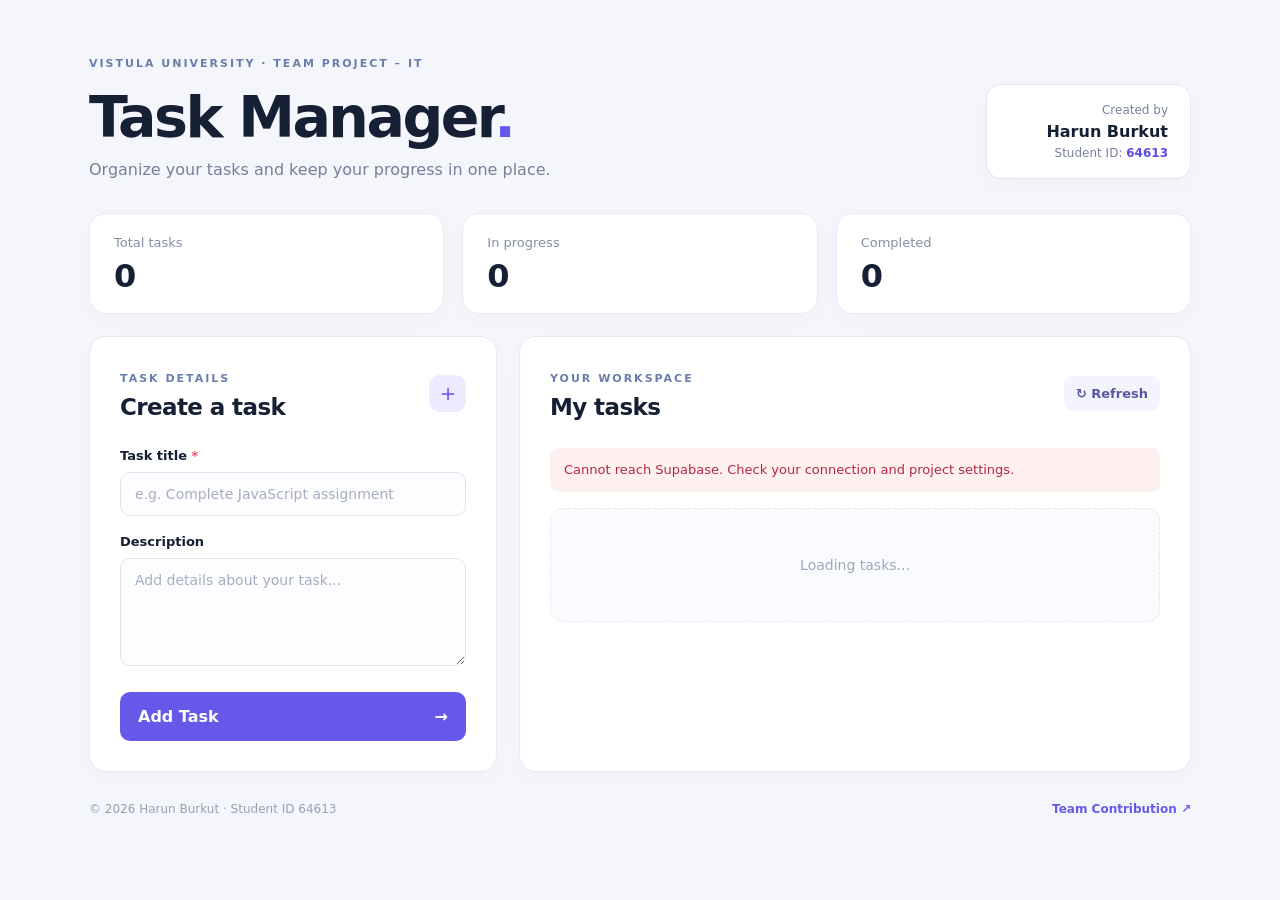
<file: index.html>
<!doctype html>
<html lang="en">
<head>
  <meta charset="utf-8">
  <meta name="viewport" content="width=device-width, initial-scale=1">
  <title>Task Manager | Harun Burkut</title>
  <link rel="stylesheet" href="style.css">
  <script src="app.js" defer></script>
</head>
<body>
  <main class="layout">
    <header class="header">
      <div><span class="eyebrow">VISTULA UNIVERSITY · TEAM PROJECT – IT</span><h1>Task Manager<span class="accent">.</span></h1><p>Organize your tasks and keep your progress in one place.</p></div>
      <div class="student"><span>Created by</span><strong>Harun Burkut</strong><span>Student ID: <b id="student-id">64613</b></span></div>
    </header>
    <section class="stats" aria-label="Task summary">
      <div class="stat"><span>Total tasks</span><strong id="total-count">0</strong></div>
      <div class="stat"><span>In progress</span><strong id="pending-count">0</strong></div>
      <div class="stat"><span>Completed</span><strong id="complete-count">0</strong></div>
    </section>
    <div class="columns">
      <section class="panel form-panel"><div class="section-top"><div><span class="eyebrow">TASK DETAILS</span><h2 id="form-heading">Create a task</h2></div><span class="form-symbol">＋</span></div>
        <form id="task-form"><label for="task-title">Task title <em>*</em></label><input id="task-title" name="title" maxlength="160" required placeholder="e.g. Complete JavaScript assignment"><label for="task-description">Description</label><textarea id="task-description" name="description" rows="5" placeholder="Add details about your task..."></textarea><button id="task-submit" class="primary" type="submit">Add Task <span aria-hidden="true">→</span></button><button id="cancel-edit" class="secondary hidden" type="button">Cancel editing</button></form>
      </section>
      <section class="panel tasks-panel"><div class="section-top"><div><span class="eyebrow">YOUR WORKSPACE</span><h2>My tasks</h2></div><button class="refresh" id="refresh-tasks" type="button" title="Refresh tasks">↻ Refresh</button></div><div id="status-message" role="status" aria-live="polite"></div><div id="task-list" aria-live="polite"><div class="empty">Loading tasks...</div></div></section>
    </div>
    <footer><span>© 2026 Harun Burkut · Student ID 64613</span><a href="contribution.html" id="contribution-link">Team Contribution <span aria-hidden="true">↗</span></a></footer>
  </main>
</body>
</html>
</file>
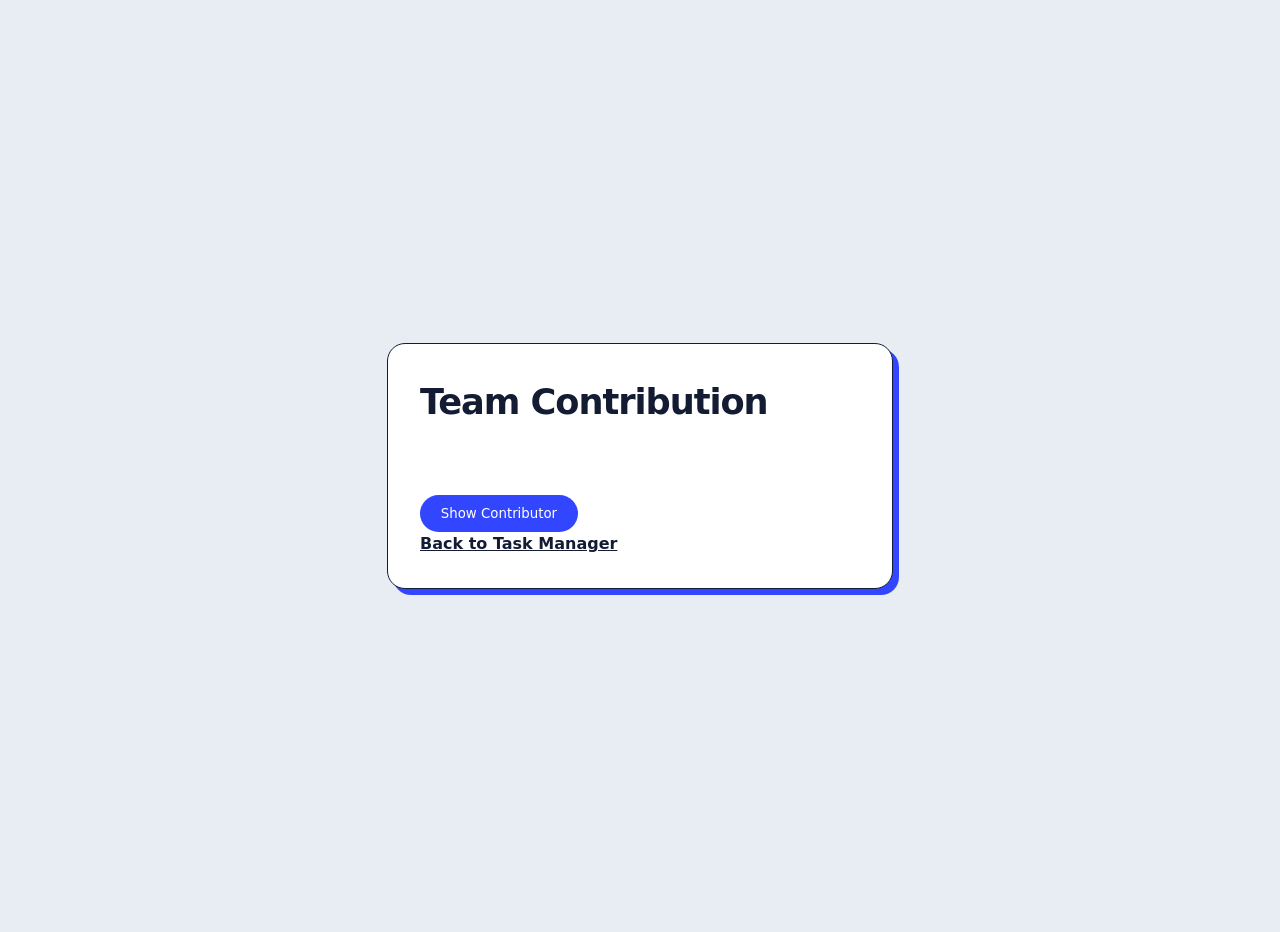
<file: contribution.html>
<!DOCTYPE html>
<html lang="en">
<head>
  <meta charset="UTF-8">
  <meta name="viewport" content="width=device-width, initial-scale=1">
  <title>Team Contribution</title>
  <style>
    :root {
      --bg: #e8edf3;
      --ink: #141c33;
      --blue: #3346ff;
      --mark: #ffd23f;
      --surface: #ffffff;
    }

    @media (prefers-color-scheme: dark) {
      :root {
        --bg: #0e1424;
        --ink: #eef1fb;
        --blue: #7d8bff;
        --surface: #172038;
      }
    }

    body {
      margin: 0;
      min-height: 100vh;
      display: grid;
      place-items: center;
      padding: 1rem;
      background: var(--bg);
      color: var(--ink);
      font: 400 1rem/1.5 system-ui, sans-serif;
    }

    main {
      width: 100%;
      max-width: 440px;
      padding: 2rem;
      background: var(--surface);
      border: 1.5px solid var(--ink);
      border-radius: 18px;
      box-shadow: 6px 6px 0 var(--blue);
    }

    h1 {
      margin: 0 0 1.2rem;
      font-size: 2.2rem;
      letter-spacing: -0.03em;
    }

    button {
      padding: 0.7rem 1.3rem;
      border: 0;
      border-radius: 999px;
      background: var(--blue);
      color: var(--surface);
      font: 600 1rem inherit;
      font-family: inherit;
      cursor: pointer;
    }

    button:focus-visible,
    a:focus-visible {
      outline: 3px solid var(--blue);
      outline-offset: 2px;
    }

    #contributor-student-id {
      display: inline-block;
      min-height: 2rem;
      margin: 1.2rem 0;
      font-weight: 600;
      background: linear-gradient(transparent 60%, var(--mark) 60%) no-repeat;
    }

    #contributor-student-id:empty {
      background: none;
    }

    a {
      display: block;
      color: var(--ink);
      font-weight: 600;
    }

    .error {
      color: #c8302f;
    }
  </style>
</head>
<body>
  <main>
    <h1>Team Contribution</h1>
    <button id="load-contributor" type="button">Show Contributor</button>
    <p id="contributor-student-id" role="status"></p>
    <a href="index.html">Back to Task Manager</a>
  </main>

  <script>
    const out = document.getElementById("contributor-student-id");

    document.getElementById("load-contributor").addEventListener("click", async () => {
      out.classList.remove("error");
      try {
        const res = await fetch("contribution.json", { cache: "no-cache" });
        if (!res.ok) throw new Error(res.status);
        const data = await res.json();
        out.textContent = "Contributor Student ID: " + data.contributorStudentId;
      } catch (e) {
        out.classList.add("error");
        out.textContent = "Could not load contribution.json.";
      }
    });
  </script>
</body>
</html>
</file>
<file: style.css>
:root{font-family:Inter,ui-sans-serif,system-ui,-apple-system,BlinkMacSystemFont,"Segoe UI",sans-serif;color:#152034;background:#f4f6fb;font-synthesis:none}*{box-sizing:border-box}body{margin:0}.layout{max-width:1150px;margin:0 auto;padding:52px 24px 25px}.header{display:flex;justify-content:space-between;align-items:flex-end;gap:24px;margin-bottom:34px}.eyebrow{font-size:11px;letter-spacing:2px;font-weight:800;color:#697eaa}.header h1{font-size:clamp(37px,6vw,57px);line-height:1.1;letter-spacing:-2.5px;margin:15px 0 11px}.accent{color:#6558ed}.header p{color:#738098;margin:0}.student{display:flex;flex-direction:column;text-align:right;border:1px solid #e2e6ef;background:#fff;border-radius:15px;padding:18px 22px;gap:5px;min-width:205px;box-shadow:0 8px 20px #16244a06}.student span{font-size:12px;color:#758099}.student strong{font-size:16px}.student b{color:#5b4be2}.stats{display:grid;grid-template-columns:repeat(3,1fr);gap:18px;margin-bottom:22px}.stat,.panel{background:#fff;border:1px solid #e5eaf4;box-shadow:0 6px 20px #15203406;border-radius:17px}.stat{padding:21px 24px;display:flex;flex-direction:column;gap:10px}.stat span{font-size:13px;color:#8190a6}.stat strong{font-size:32px;line-height:1}.columns{display:grid;grid-template-columns:0.85fr 1.4fr;gap:22px}.panel{padding:30px}.section-top{display:flex;justify-content:space-between;align-items:center;gap:12px;margin-bottom:28px}.section-top h2{font-size:23px;letter-spacing:-.6px;margin:8px 0 0}.form-symbol{display:grid;place-items:center;width:37px;height:37px;border-radius:11px;background:#eeeaff;color:#6558ed;font-size:24px}label{display:block;font-size:13px;font-weight:700;margin:18px 0 9px}label em{color:#ee536f;font-style:normal}input,textarea{width:100%;font:inherit;font-size:14px;border:1px solid #dfe5f0;border-radius:10px;background:#fdfdff;padding:13px 14px;outline:none;resize:vertical;color:#152034}input:focus,textarea:focus{border-color:#7668ed;box-shadow:0 0 0 3px #7469e71e}input::placeholder,textarea::placeholder{color:#a4aec0}button{font:inherit;cursor:pointer;border:0}.primary{width:100%;margin-top:22px;background:#6659e9;border-radius:10px;color:#fff;padding:15px 18px;font-weight:750;display:flex;align-items:center;justify-content:space-between;transition:.2s}.primary:hover{background:#5141d6}.primary:disabled{opacity:.55;cursor:wait}.secondary{background:#f1f2fa;padding:11px 16px;border-radius:10px;margin-top:8px;width:100%;color:#46516b}.refresh{font-size:13px;background:#f3f4fc;color:#5b56a0;padding:10px 12px;border-radius:9px;font-weight:650}.refresh:hover{background:#e8e7ff}#status-message{font-size:13px;line-height:1.6;color:#5b6490}#status-message:not(:empty){padding:12px 14px;border-radius:9px;background:#f1f3ff;margin-bottom:16px}#status-message.error{background:#fff0f0;color:#b32841}.empty{padding:48px 10px;text-align:center;color:#9ba8b9;background:#fafbfe;border:1px dashed #e3e7f0;border-radius:13px;font-size:14px}.task-item{border:1px solid #e8ebf4;padding:18px;border-radius:12px;margin-bottom:12px;background:#fff}.task-main{display:flex;justify-content:space-between;gap:10px}.task-title{font-weight:750;font-size:16px;margin:0;word-break:break-word}.task-description{font-size:13px;line-height:1.6;color:#8190a4;margin:9px 0 13px;white-space:pre-wrap;overflow-wrap:anywhere}.task-status{display:inline-block;font-size:11px;font-weight:700;white-space:nowrap;border-radius:50px;background:#fff3e5;color:#bd7831;padding:6px 9px;height:max-content}.task-item.done .task-status{background:#e7f8ee;color:#239758}.task-item.done .task-title{text-decoration:line-through;color:#8b96a7}.task-actions{display:flex;gap:8px;flex-wrap:wrap}.task-actions button{padding:8px 10px;font-size:12px;font-weight:650;border-radius:7px;background:#f2f4f9;color:#535e78}.task-actions .toggle-task{background:#eeeaff;color:#5c51ca}.task-actions .delete-task{background:#fff0f1;color:#c44861}.task-actions button:hover{filter:brightness(.96)}button:focus-visible,a:focus-visible{outline:3px solid #6558ed;outline-offset:3px}.hidden{display:none}footer{display:flex;align-items:center;justify-content:space-between;gap:15px;padding-top:30px;color:#96a1b4;font-size:12px}footer a{color:#6659e9;text-decoration:none;font-weight:800}@media(max-width:760px){.layout{padding:30px 16px}.header{align-items:stretch;flex-direction:column}.student{text-align:left;min-width:0}.columns{grid-template-columns:1fr}.stats{gap:9px}.stat{padding:17px 14px}.stat strong{font-size:27px}.panel{padding:22px}.header h1{margin-top:10px}footer{flex-direction:column;align-items:flex-start}}
</file>
